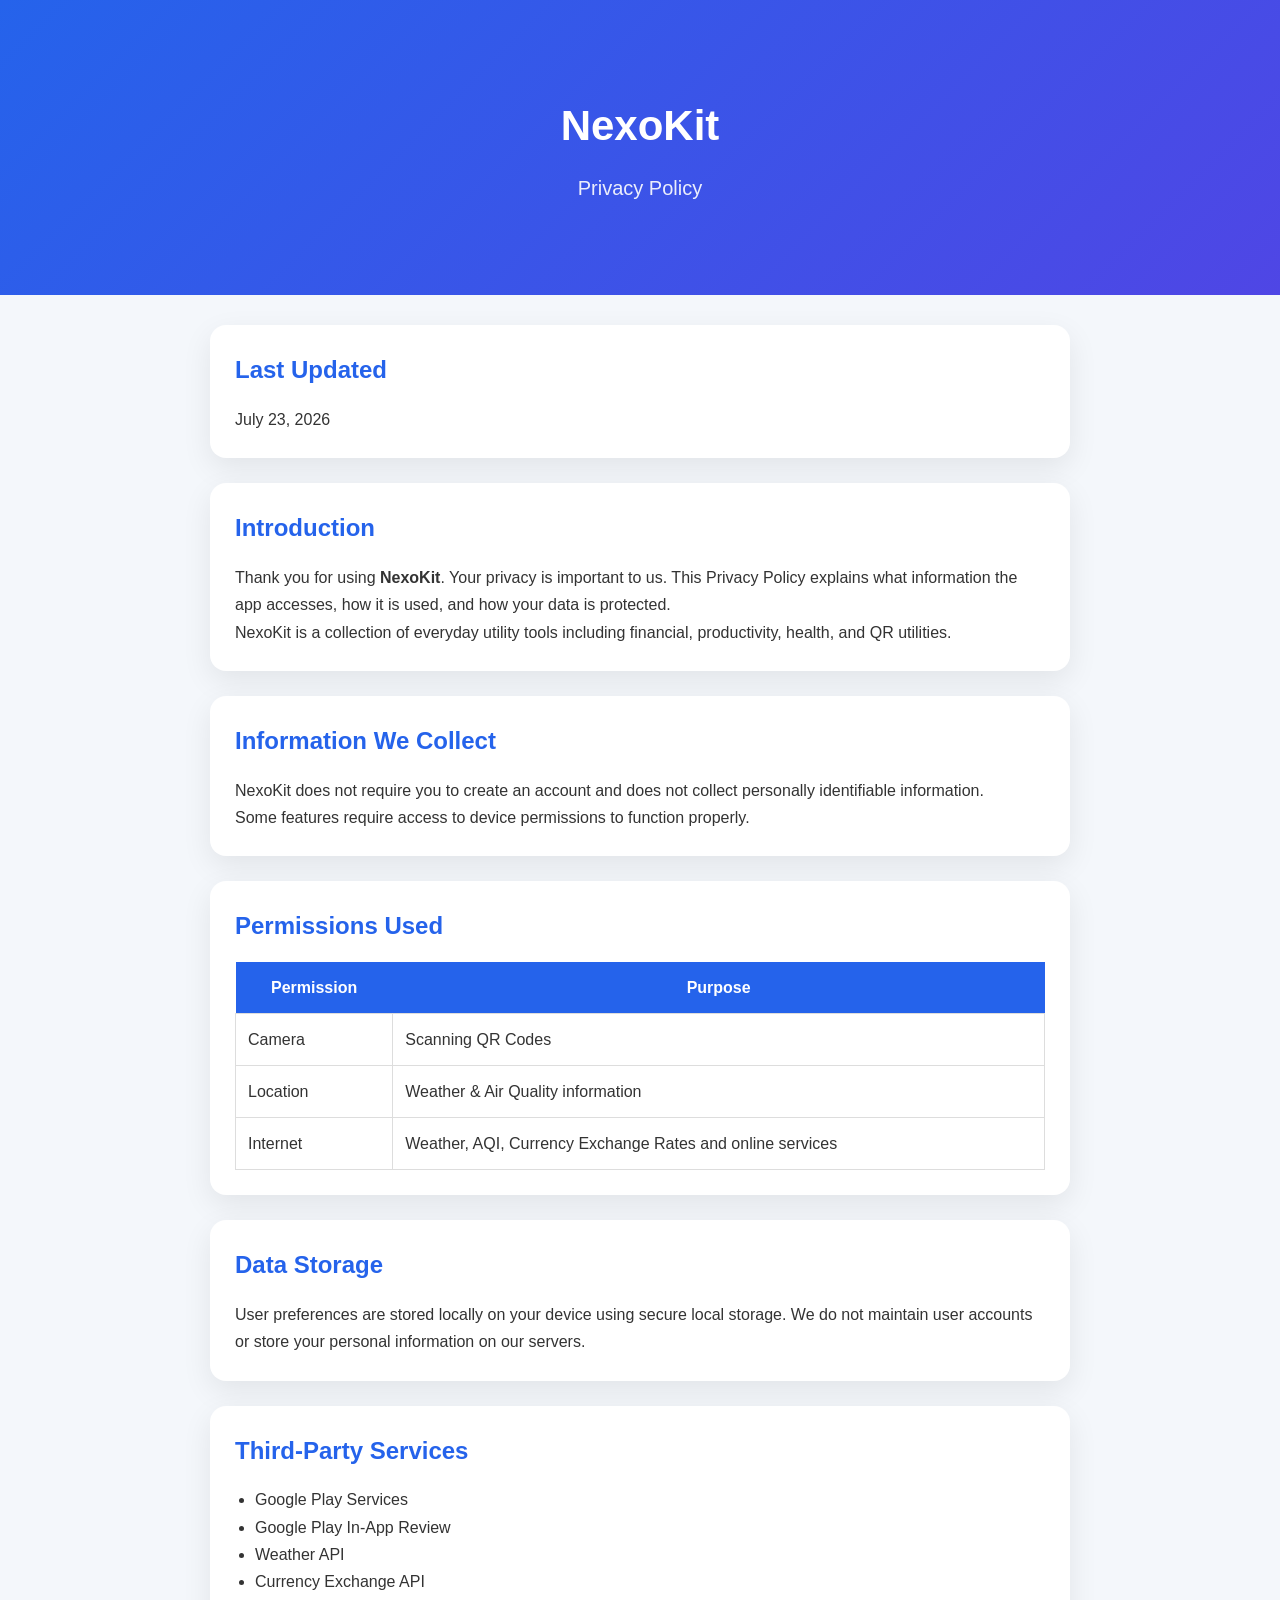
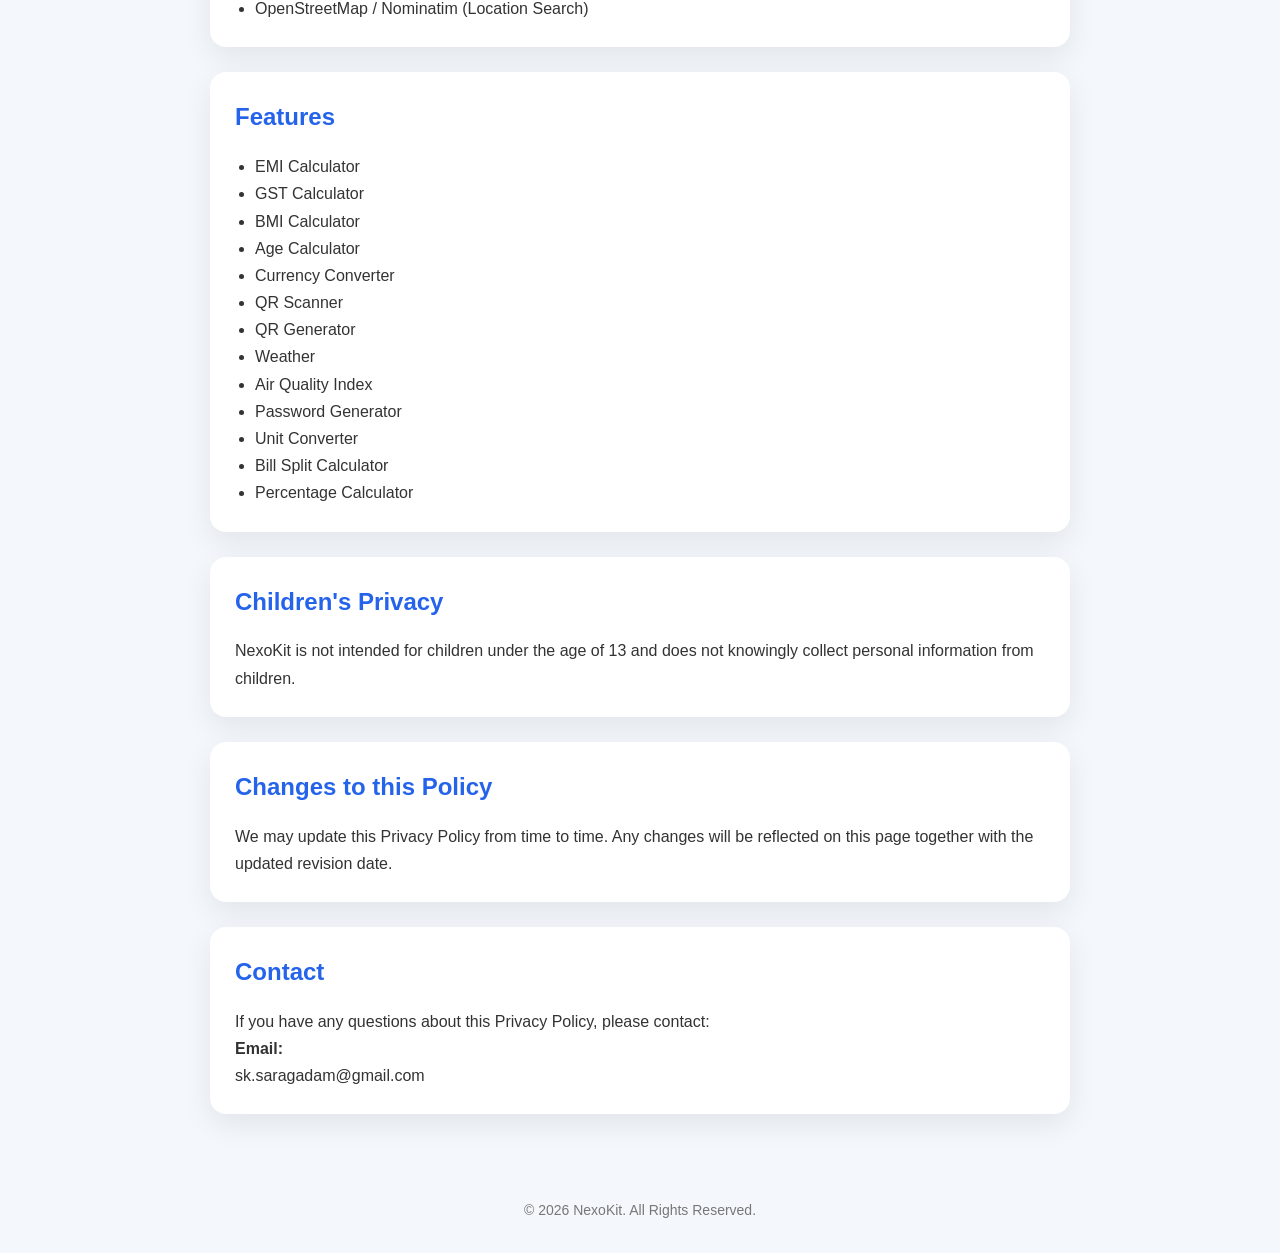
<file: apps/nexokit/index.html>
<!DOCTYPE html>
<html lang="en">
<head>
    <meta charset="UTF-8">
    <meta name="viewport" content="width=device-width, initial-scale=1.0">
    <title>NexoKit Privacy Policy</title>
    <link rel="stylesheet" href="styles.css">
</head>
<body>

<header>
    <div class="container">
        <h1>NexoKit</h1>
        <p>Privacy Policy</p>
    </div>
</header>

<main class="container">

<section class="card">
    <h2>Last Updated</h2>
    <p>July 23, 2026</p>
</section>

<section class="card">
    <h2>Introduction</h2>

    <p>
        Thank you for using <strong>NexoKit</strong>.
        Your privacy is important to us.
        This Privacy Policy explains what information the app accesses,
        how it is used, and how your data is protected.
    </p>

    <p>
        NexoKit is a collection of everyday utility tools including financial,
        productivity, health, and QR utilities.
    </p>
</section>

<section class="card">

<h2>Information We Collect</h2>

<p>
NexoKit does not require you to create an account and does not collect personally identifiable information.
</p>

<p>
Some features require access to device permissions to function properly.
</p>

</section>

<section class="card">

<h2>Permissions Used</h2>

<table>

<tr>
<th>Permission</th>
<th>Purpose</th>
</tr>

<tr>
<td>Camera</td>
<td>Scanning QR Codes</td>
</tr>

<tr>
<td>Location</td>
<td>Weather & Air Quality information</td>
</tr>

<tr>
<td>Internet</td>
<td>Weather, AQI, Currency Exchange Rates and online services</td>
</tr>

</table>

</section>

<section class="card">

<h2>Data Storage</h2>

<p>
User preferences are stored locally on your device using secure local storage.
We do not maintain user accounts or store your personal information on our servers.
</p>

</section>

<section class="card">

<h2>Third-Party Services</h2>

<ul>
<li>Google Play Services</li>
<li>Google Play In-App Review</li>
<li>Weather API</li>
<li>Currency Exchange API</li>
<li>OpenStreetMap / Nominatim (Location Search)</li>
</ul>

</section>

<section class="card">

<h2>Features</h2>

<ul>
<li>EMI Calculator</li>
<li>GST Calculator</li>
<li>BMI Calculator</li>
<li>Age Calculator</li>
<li>Currency Converter</li>
<li>QR Scanner</li>
<li>QR Generator</li>
<li>Weather</li>
<li>Air Quality Index</li>
<li>Password Generator</li>
<li>Unit Converter</li>
<li>Bill Split Calculator</li>
<li>Percentage Calculator</li>
</ul>

</section>

<section class="card">

<h2>Children's Privacy</h2>

<p>
NexoKit is not intended for children under the age of 13 and does not knowingly collect personal information from children.
</p>

</section>

<section class="card">

<h2>Changes to this Policy</h2>

<p>
We may update this Privacy Policy from time to time.
Any changes will be reflected on this page together with the updated revision date.
</p>

</section>

<section class="card">

<h2>Contact</h2>

<p>
If you have any questions about this Privacy Policy, please contact:
</p>

<p>

<strong>Email:</strong><br>
sk.saragadam@gmail.com

</p>

</section>

</main>

<footer>

© 2026 NexoKit. All Rights Reserved.

</footer>

</body>
</html>
</file>
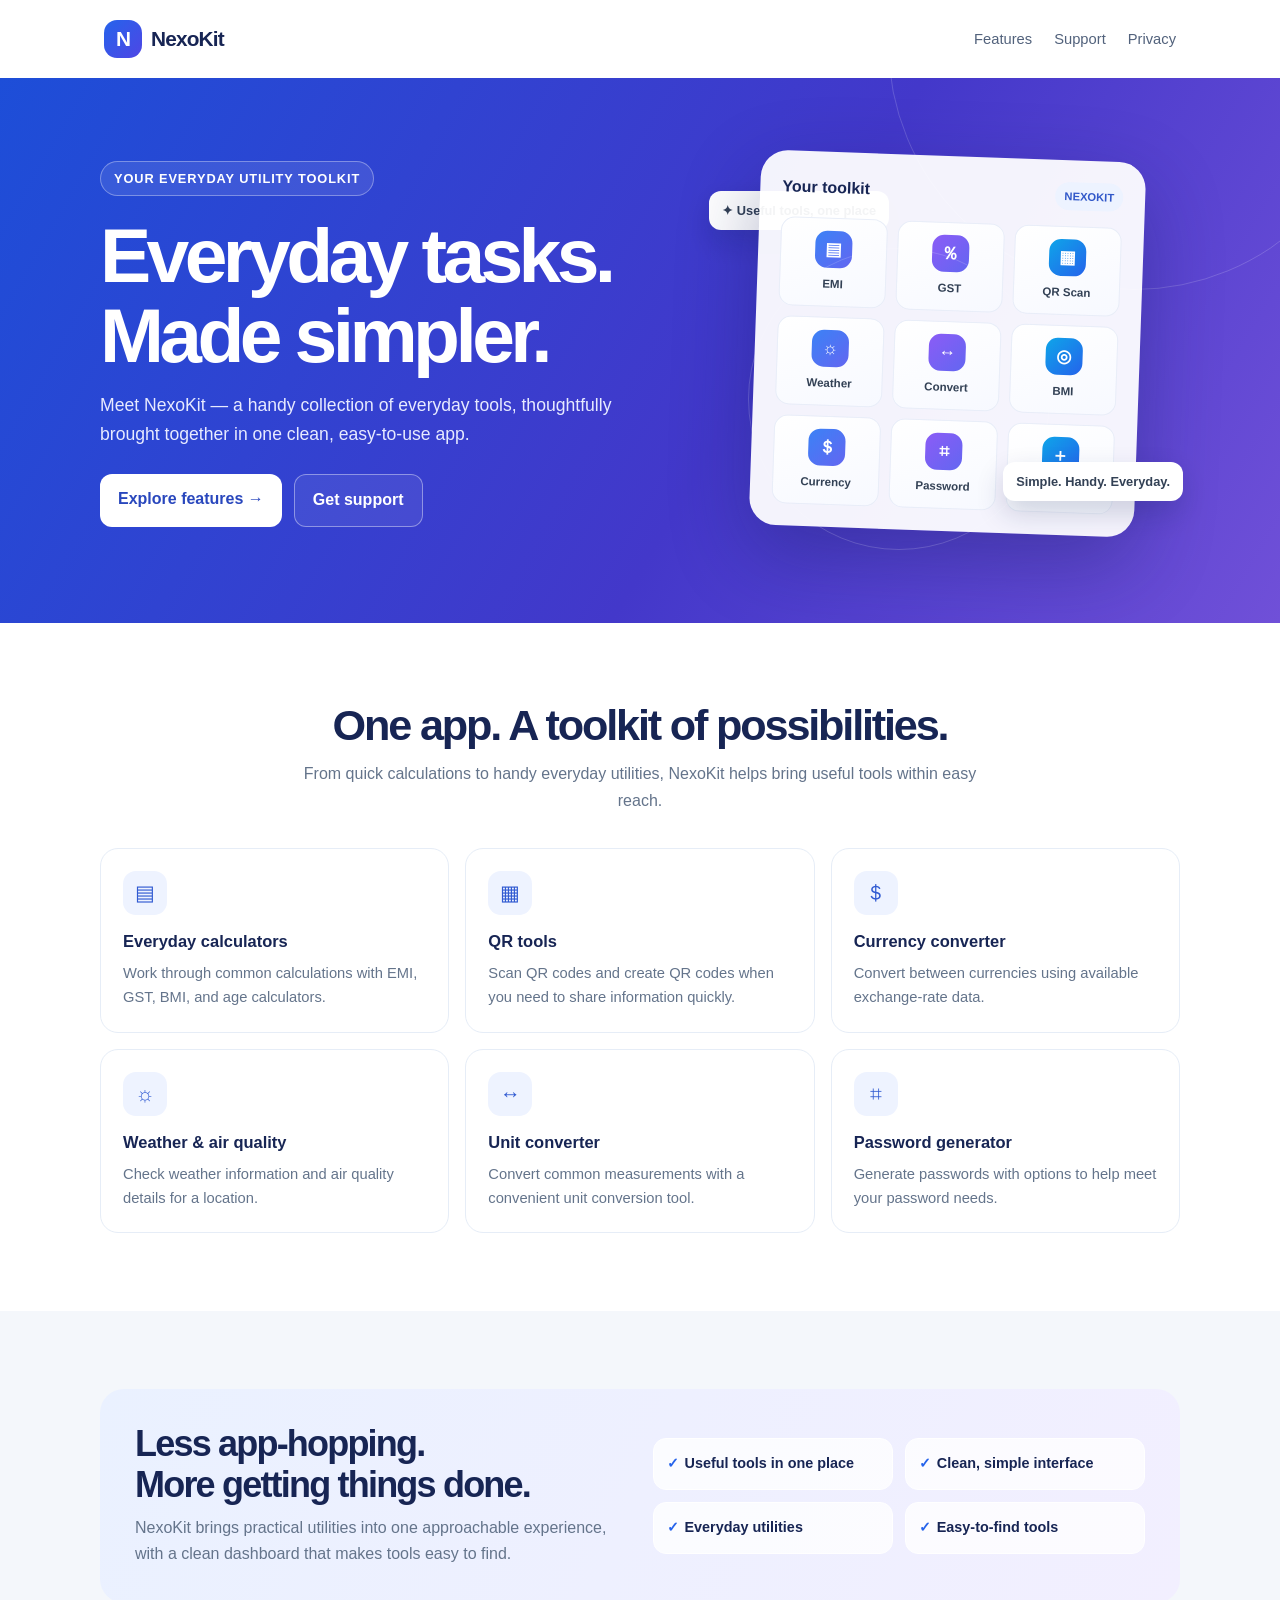
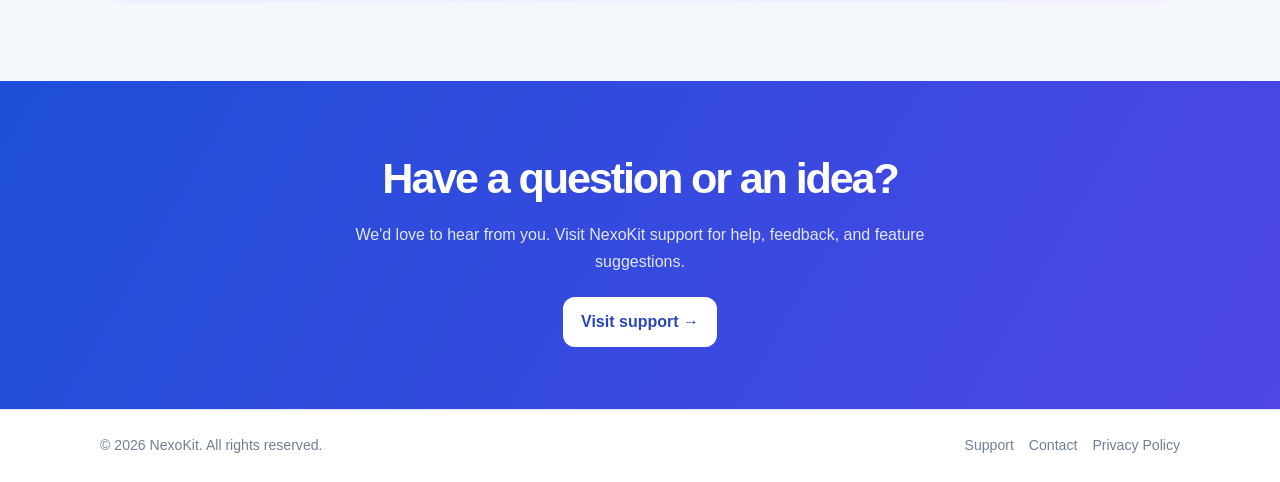
<file: apps/nexokit/marketing.html>
<!doctype html>
<html lang="en"><head><meta charset="utf-8"><meta name="viewport" content="width=device-width,initial-scale=1"><meta name="theme-color" content="#2563eb"><meta name="description" content="NexoKit is an everyday utility toolkit with calculators, QR tools, weather, air quality, currency conversion and more."><title>NexoKit — Everyday Tools, All in One Place</title>
<style>
:root{--blue:#2563eb;--indigo:#4f46e5;--ink:#172554;--muted:#64748b;--bg:#f4f7fb}*{box-sizing:border-box}body{margin:0;font-family:Inter,-apple-system,BlinkMacSystemFont,"Segoe UI",Arial,sans-serif;color:var(--ink);line-height:1.65}a{color:inherit}.nav{max-width:1120px;margin:auto;padding:20px 24px;display:flex;justify-content:space-between;align-items:center}.brand{font-size:1.3rem;font-weight:850;text-decoration:none;letter-spacing:-.04em}.mark{display:inline-grid;place-items:center;width:38px;height:38px;margin-right:9px;border-radius:13px;color:white;background:linear-gradient(135deg,var(--blue),var(--indigo))}.links{display:flex;gap:22px}.links a{text-decoration:none;color:#52627c;font-size:.92rem}.hero{color:white;background:linear-gradient(120deg,#1d4ed8,#4338ca 58%,#7050d8);padding:78px 24px 92px;overflow:hidden;position:relative}.hero:before,.hero:after{content:"";position:absolute;border:1px solid #ffffff2b;border-radius:50%;width:490px;height:490px;right:-100px;top:-280px;animation:float 13s ease-in-out infinite}.hero:after{width:300px;height:300px;right:18%;top:170px}.inner{position:relative;max-width:1080px;margin:auto;display:grid;grid-template-columns:1.1fr .9fr;align-items:center;gap:45px}.copy{animation:rise .8s ease both}.tag{display:inline-block;padding:6px 13px;border:1px solid #ffffff55;border-radius:99px;background:#ffffff18;font-size:.8rem;letter-spacing:.07em;font-weight:700}h1{font-size:clamp(2.8rem,6vw,5rem);line-height:1.04;letter-spacing:-.06em;margin:20px 0 16px}.copy p{font-size:1.1rem;color:#e7eaff;max-width:560px;margin:0 0 25px}.actions{display:flex;gap:12px;flex-wrap:wrap}.btn{display:inline-block;padding:12px 18px;border-radius:12px;text-decoration:none;font-weight:750;transition:transform .2s}.btn:hover{transform:translateY(-2px)}.primary{background:white;color:#2947bd}.secondary{border:1px solid #ffffff66;color:white;background:#ffffff12}.visual{position:relative;min-height:350px;display:grid;place-items:center;animation:rise .9s .12s both}.board{width:min(100%,385px);padding:22px;border-radius:27px;background:#fffffff0;color:var(--ink);box-shadow:0 28px 80px #111b5b55;transform:rotate(2deg)}.boardhead{display:flex;justify-content:space-between;align-items:center;margin-bottom:16px;font-weight:850}.pill{font-size:.7rem;color:#3158c9;background:#edf3ff;border-radius:99px;padding:5px 9px}.grid{display:grid;grid-template-columns:repeat(3,1fr);gap:10px}.tool{border:1px solid #e9eef8;border-radius:14px;padding:12px 5px;text-align:center;background:linear-gradient(160deg,#fff,#f7f9ff);font-size:.72rem;font-weight:750;color:#334155}.ico{width:37px;height:37px;border-radius:12px;margin:0 auto 7px;display:grid;place-items:center;color:white;font-size:1.1rem;background:linear-gradient(135deg,#3b82f6,#6366f1)}.tool:nth-child(3n+2) .ico{background:linear-gradient(135deg,#8b5cf6,#6366f1)}.tool:nth-child(3n) .ico{background:linear-gradient(135deg,#0ea5e9,#2563eb)}.bubble{position:absolute;background:#fff;color:#334155;border-radius:12px;padding:9px 13px;box-shadow:0 12px 28px #17255430;font-size:.8rem;font-weight:750}.b1{left:-5px;top:35px;animation:bob 4s infinite}.b2{right:-3px;bottom:30px;animation:bob 4.5s infinite reverse}
section.content{padding:78px 24px}.alt{background:var(--bg)}.container{max-width:1080px;margin:auto}.heading{text-align:center;max-width:680px;margin:0 auto 34px}.heading h2{font-size:clamp(1.9rem,4vw,2.7rem);line-height:1.15;letter-spacing:-.05em;margin:0 0 10px}.heading p{color:var(--muted);margin:0}.features{display:grid;grid-template-columns:repeat(3,1fr);gap:16px}.feature{border:1px solid #e6edf7;border-radius:18px;padding:22px;background:white;transition:transform .22s,box-shadow .22s}.feature:hover{transform:translateY(-5px);box-shadow:0 15px 32px #1e3a8a12}.ficon{width:44px;height:44px;border-radius:13px;background:#eef3ff;color:#315bd2;display:grid;place-items:center;font-size:1.3rem;margin-bottom:13px}.feature h3{margin:0 0 6px;font-size:1.03rem}.feature p{margin:0;color:var(--muted);font-size:.92rem}.band{background:linear-gradient(115deg,#eaf1ff,#f2efff);border-radius:24px;padding:35px;display:grid;grid-template-columns:1fr 1fr;gap:25px;align-items:center}.band h2{font-size:2.25rem;line-height:1.12;letter-spacing:-.05em;margin:0 0 10px}.band p{margin:0;color:var(--muted)}.points{display:grid;grid-template-columns:1fr 1fr;gap:12px}.point{padding:13px;border:1px solid white;border-radius:13px;background:#ffffffc9;font-size:.9rem;font-weight:700}.point b{color:var(--blue);margin-right:6px}.cta{text-align:center;color:white;background:linear-gradient(120deg,#1d4ed8,#4f46e5);padding:62px 22px}.cta h2{font-size:clamp(2rem,4vw,2.7rem);letter-spacing:-.05em;margin:0 0 8px}.cta p{max-width:620px;color:#e1e7ff;margin:0 auto 22px}footer{border-top:1px solid #e2e8f0;padding:24px;color:#718096;font-size:.88rem}.foot{max-width:1080px;margin:auto;display:flex;justify-content:space-between;gap:15px;flex-wrap:wrap}.foot a{margin-left:15px;text-decoration:none}@keyframes rise{from{opacity:0;transform:translateY(20px)}to{opacity:1;transform:translateY(0)}}@keyframes float{50%{transform:translate(-23px,20px) rotate(8deg)}}@keyframes bob{50%{transform:translateY(-8px)}}@media(max-width:800px){.inner{grid-template-columns:1fr;text-align:center}.copy p{margin-left:auto;margin-right:auto}.actions{justify-content:center}.visual{min-height:320px}.features{grid-template-columns:1fr 1fr}.band{grid-template-columns:1fr}}@media(max-width:560px){.links{gap:12px}.hero{padding:60px 17px 75px}.visual{min-height:300px}.board{max-width:330px}.bubble{font-size:.7rem}.features,.points{grid-template-columns:1fr}.content{padding:58px 17px!important}.band{padding:24px}.band h2{font-size:1.9rem}}@media(prefers-reduced-motion:reduce){*{animation:none!important;scroll-behavior:auto!important;transition:none!important}}
</style></head><body>
<header class="nav"><a class="brand" href="marketing.html"><span class="mark">N</span>NexoKit</a><nav class="links"><a href="#features">Features</a><a href="support.html">Support</a><a href="index.html">Privacy</a></nav></header>
<main><section class="hero"><div class="inner"><div class="copy"><span class="tag">YOUR EVERYDAY UTILITY TOOLKIT</span><h1>Everyday tasks.<br>Made simpler.</h1><p>Meet NexoKit — a handy collection of everyday tools, thoughtfully brought together in one clean, easy-to-use app.</p><div class="actions"><a class="btn primary" href="#features">Explore features →</a><a class="btn secondary" href="support.html">Get support</a></div></div>
<div class="visual" aria-label="Illustration of utility tools"><div class="bubble b1">✦ Useful tools, one place</div><div class="board"><div class="boardhead"><span>Your toolkit</span><span class="pill">NEXOKIT</span></div><div class="grid"><div class="tool"><div class="ico">▤</div>EMI</div><div class="tool"><div class="ico">％</div>GST</div><div class="tool"><div class="ico">▦</div>QR Scan</div><div class="tool"><div class="ico">☼</div>Weather</div><div class="tool"><div class="ico">↔</div>Convert</div><div class="tool"><div class="ico">◎</div>BMI</div><div class="tool"><div class="ico">＄</div>Currency</div><div class="tool"><div class="ico">⌗</div>Password</div><div class="tool"><div class="ico">＋</div>More</div></div></div><div class="bubble b2">Simple. Handy. Everyday.</div></div></div></section>
<section class="content" id="features"><div class="container"><div class="heading"><h2>One app. A toolkit of possibilities.</h2><p>From quick calculations to handy everyday utilities, NexoKit helps bring useful tools within easy reach.</p></div><div class="features">
<article class="feature"><div class="ficon">▤</div><h3>Everyday calculators</h3><p>Work through common calculations with EMI, GST, BMI, and age calculators.</p></article>
<article class="feature"><div class="ficon">▦</div><h3>QR tools</h3><p>Scan QR codes and create QR codes when you need to share information quickly.</p></article>
<article class="feature"><div class="ficon">＄</div><h3>Currency converter</h3><p>Convert between currencies using available exchange-rate data.</p></article>
<article class="feature"><div class="ficon">☼</div><h3>Weather & air quality</h3><p>Check weather information and air quality details for a location.</p></article>
<article class="feature"><div class="ficon">↔</div><h3>Unit converter</h3><p>Convert common measurements with a convenient unit conversion tool.</p></article>
<article class="feature"><div class="ficon">⌗</div><h3>Password generator</h3><p>Generate passwords with options to help meet your password needs.</p></article>
</div></div></section>
<section class="content alt"><div class="container"><div class="band"><div><h2>Less app-hopping.<br>More getting things done.</h2><p>NexoKit brings practical utilities into one approachable experience, with a clean dashboard that makes tools easy to find.</p></div><div class="points"><div class="point"><b>✓</b>Useful tools in one place</div><div class="point"><b>✓</b>Clean, simple interface</div><div class="point"><b>✓</b>Everyday utilities</div><div class="point"><b>✓</b>Easy-to-find tools</div></div></div></div></section>
<section class="cta"><h2>Have a question or an idea?</h2><p>We'd love to hear from you. Visit NexoKit support for help, feedback, and feature suggestions.</p><a class="btn primary" href="support.html">Visit support →</a></section></main>
<footer><div class="foot"><span>© <span id="year"></span> NexoKit. All rights reserved.</span><span><a href="support.html">Support</a><a href="mailto:sk.saragadam@gmail.com?subject=NexoKit%20Enquiry">Contact</a><a href="index.html">Privacy Policy</a></span></div></footer><script>document.getElementById('year').textContent=new Date().getFullYear()</script></body></html>
</file>
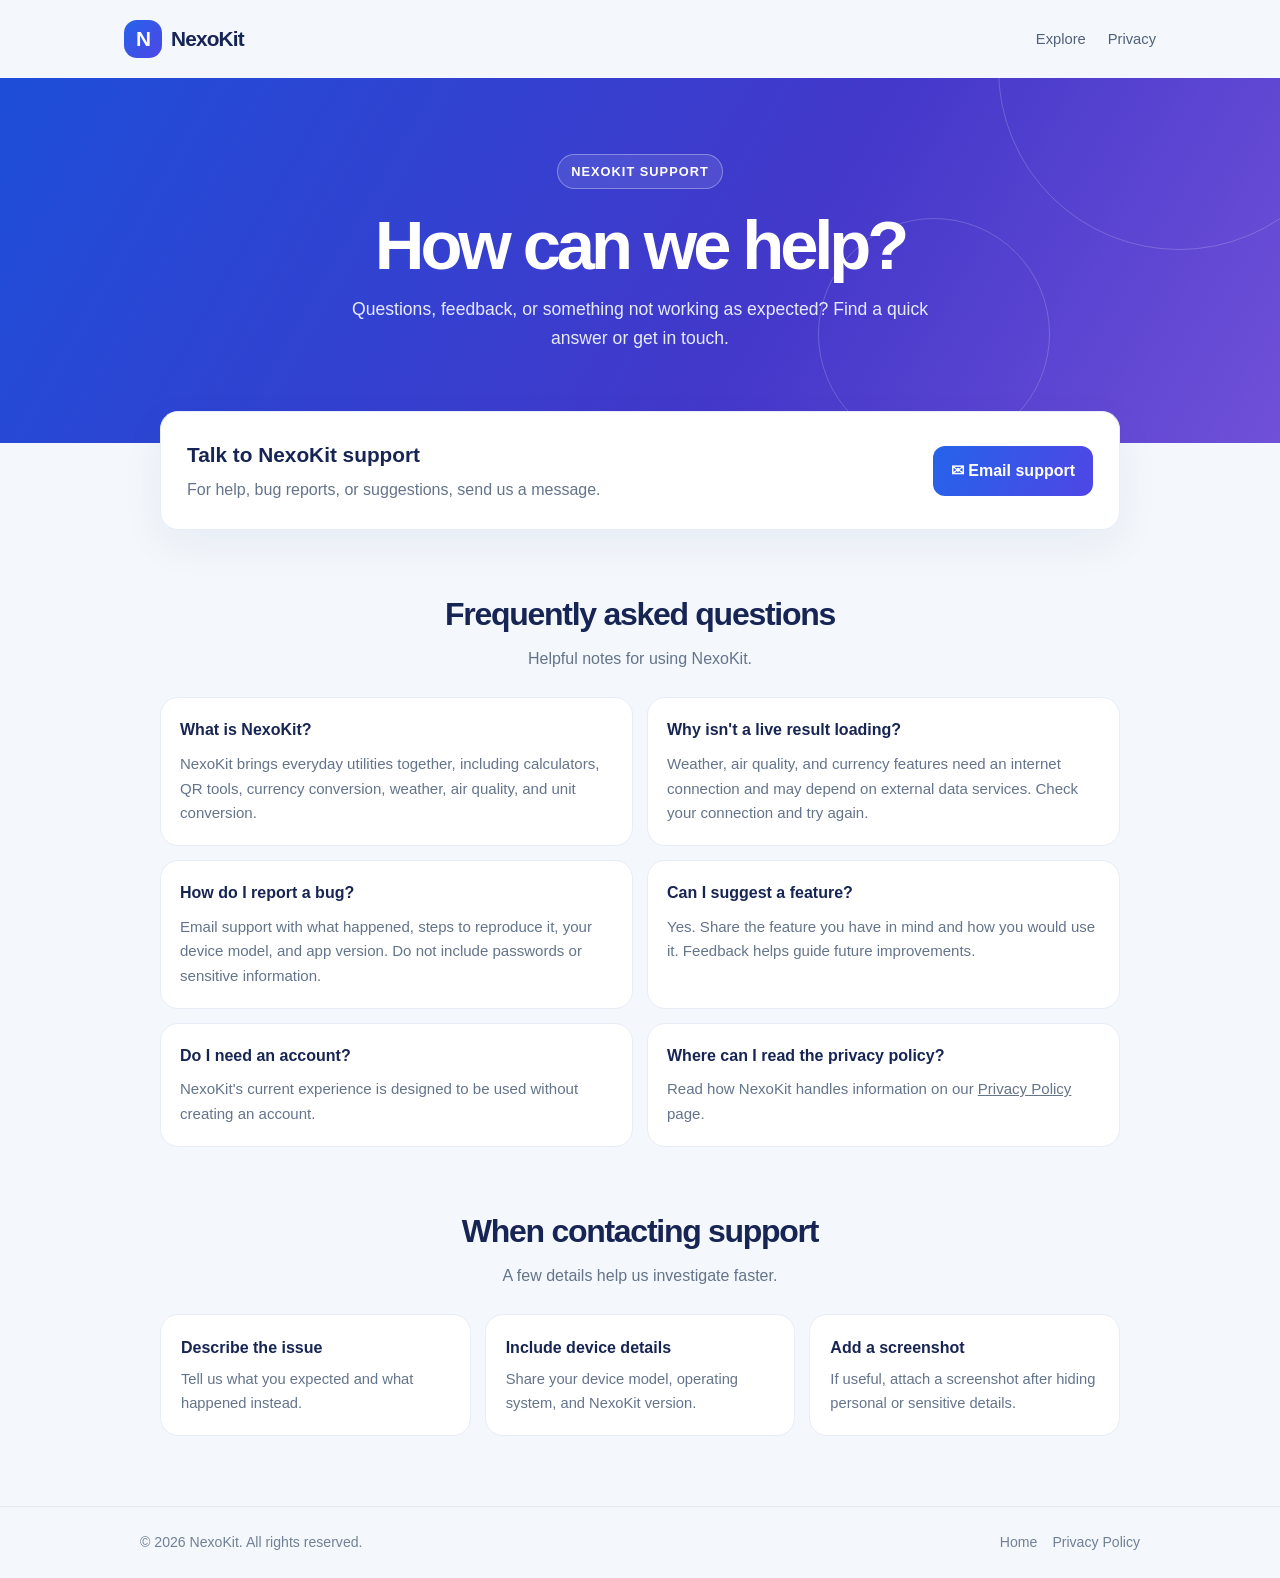
<file: apps/nexokit/support.html>
<!doctype html>
<html lang="en"><head><meta charset="utf-8"><meta name="viewport" content="width=device-width,initial-scale=1"><meta name="theme-color" content="#2563eb"><meta name="description" content="NexoKit support, help and frequently asked questions."><title>NexoKit Support</title>
<style>
:root{--blue:#2563eb;--indigo:#4f46e5;--ink:#172554;--muted:#64748b;--bg:#f4f7fb}*{box-sizing:border-box}body{margin:0;font-family:Inter,-apple-system,BlinkMacSystemFont,"Segoe UI",Arial,sans-serif;color:var(--ink);background:var(--bg);line-height:1.65}a{color:inherit}.nav{max-width:1080px;margin:auto;padding:20px 24px;display:flex;justify-content:space-between;align-items:center}.brand{font-size:1.3rem;font-weight:850;text-decoration:none;letter-spacing:-.04em}.mark{display:inline-grid;place-items:center;width:38px;height:38px;margin-right:9px;border-radius:13px;color:white;background:linear-gradient(135deg,var(--blue),var(--indigo))}.links{display:flex;gap:22px}.links a{text-decoration:none;color:#52627c;font-size:.92rem}.hero{padding:76px 22px 90px;text-align:center;color:white;background:linear-gradient(120deg,#1d4ed8,#4338ca 60%,#7050d8);position:relative;overflow:hidden}.hero:before,.hero:after{content:"";position:absolute;border:1px solid #ffffff30;border-radius:50%;width:360px;height:360px;right:-80px;top:-190px;animation:float 12s ease-in-out infinite}.hero:after{width:230px;height:230px;right:18%;top:140px}.hero>*{position:relative}.tag{display:inline-block;padding:6px 13px;border:1px solid #ffffff55;border-radius:99px;background:#ffffff18;font-size:.8rem;letter-spacing:.08em;font-weight:700}h1{font-size:clamp(2.5rem,6vw,4.3rem);line-height:1.08;letter-spacing:-.06em;margin:20px 0 12px}.hero p{max-width:620px;margin:auto;color:#e7eaff;font-size:1.1rem}.wrap{max-width:1000px;margin:-32px auto 70px;padding:0 20px;position:relative}.contact,.faq article,.tile{background:white;border:1px solid #e6edf7;border-radius:18px;box-shadow:0 14px 42px #1e3a8a10}.contact{padding:26px;display:flex;align-items:center;justify-content:space-between;gap:20px}.contact h2{margin:0 0 4px;font-size:1.3rem}.contact p{margin:0;color:var(--muted)}.btn{display:inline-block;padding:12px 18px;border-radius:12px;background:linear-gradient(110deg,var(--blue),var(--indigo));color:white;text-decoration:none;font-weight:750;white-space:nowrap}.section{padding-top:58px}.heading{text-align:center;margin-bottom:25px}.heading h2{font-size:2rem;letter-spacing:-.04em;margin:0 0 5px}.heading p{color:var(--muted);margin:0}.faq{display:grid;grid-template-columns:1fr 1fr;gap:14px}.faq article{padding:19px;box-shadow:none}.faq h3{font-size:1rem;margin:0 0 8px}.faq p{color:var(--muted);font-size:.94rem;margin:0}.tiles{display:grid;grid-template-columns:repeat(3,1fr);gap:14px}.tile{padding:20px;box-shadow:none}.tile b{display:block;margin-bottom:5px}.tile p{margin:0;color:var(--muted);font-size:.92rem}footer{border-top:1px solid #e2e8f0;padding:24px;color:#718096;font-size:.88rem}.foot{max-width:1000px;margin:auto;display:flex;justify-content:space-between;gap:15px;flex-wrap:wrap}.foot a{margin-left:15px;text-decoration:none}@keyframes float{50%{transform:translate(-20px,18px) rotate(8deg)}}@media(max-width:650px){.links{gap:12px;font-size:.82rem}.contact{align-items:flex-start;flex-direction:column}.faq,.tiles{grid-template-columns:1fr}.hero{padding:60px 18px 76px}}@media(prefers-reduced-motion:reduce){*{animation:none!important;scroll-behavior:auto!important}}
</style></head><body>
<header class="nav"><a class="brand" href="marketing.html"><span class="mark">N</span>NexoKit</a><nav class="links"><a href="marketing.html">Explore</a><a href="index.html">Privacy</a></nav></header>
<main><section class="hero"><span class="tag">NEXOKIT SUPPORT</span><h1>How can we help?</h1><p>Questions, feedback, or something not working as expected? Find a quick answer or get in touch.</p></section>
<div class="wrap"><section class="contact"><div><h2>Talk to NexoKit support</h2><p>For help, bug reports, or suggestions, send us a message.</p></div>
<!-- IMPORTANT: Replace the email placeholder with an address you actively monitor before publishing. -->
<a class="btn" href="mailto:sk.saragadam@gmail.com?subject=NexoKit%20Support">✉ Email support</a></section>
<section class="section"><div class="heading"><h2>Frequently asked questions</h2><p>Helpful notes for using NexoKit.</p></div><div class="faq">
<article><h3>What is NexoKit?</h3><p>NexoKit brings everyday utilities together, including calculators, QR tools, currency conversion, weather, air quality, and unit conversion.</p></article>
<article><h3>Why isn't a live result loading?</h3><p>Weather, air quality, and currency features need an internet connection and may depend on external data services. Check your connection and try again.</p></article>
<article><h3>How do I report a bug?</h3><p>Email support with what happened, steps to reproduce it, your device model, and app version. Do not include passwords or sensitive information.</p></article>
<article><h3>Can I suggest a feature?</h3><p>Yes. Share the feature you have in mind and how you would use it. Feedback helps guide future improvements.</p></article>
<article><h3>Do I need an account?</h3><p>NexoKit's current experience is designed to be used without creating an account.</p></article>
<article><h3>Where can I read the privacy policy?</h3><p>Read how NexoKit handles information on our <a href="index.html">Privacy Policy</a> page.</p></article>
</div></section>
<section class="section"><div class="heading"><h2>When contacting support</h2><p>A few details help us investigate faster.</p></div><div class="tiles"><div class="tile"><b>Describe the issue</b><p>Tell us what you expected and what happened instead.</p></div><div class="tile"><b>Include device details</b><p>Share your device model, operating system, and NexoKit version.</p></div><div class="tile"><b>Add a screenshot</b><p>If useful, attach a screenshot after hiding personal or sensitive details.</p></div></div></section></div></main>
<footer><div class="foot"><span>© <span id="year"></span> NexoKit. All rights reserved.</span><span><a href="marketing.html">Home</a><a href="index.html">Privacy Policy</a></span></div></footer><script>document.getElementById('year').textContent=new Date().getFullYear()</script></body></html>
</file>
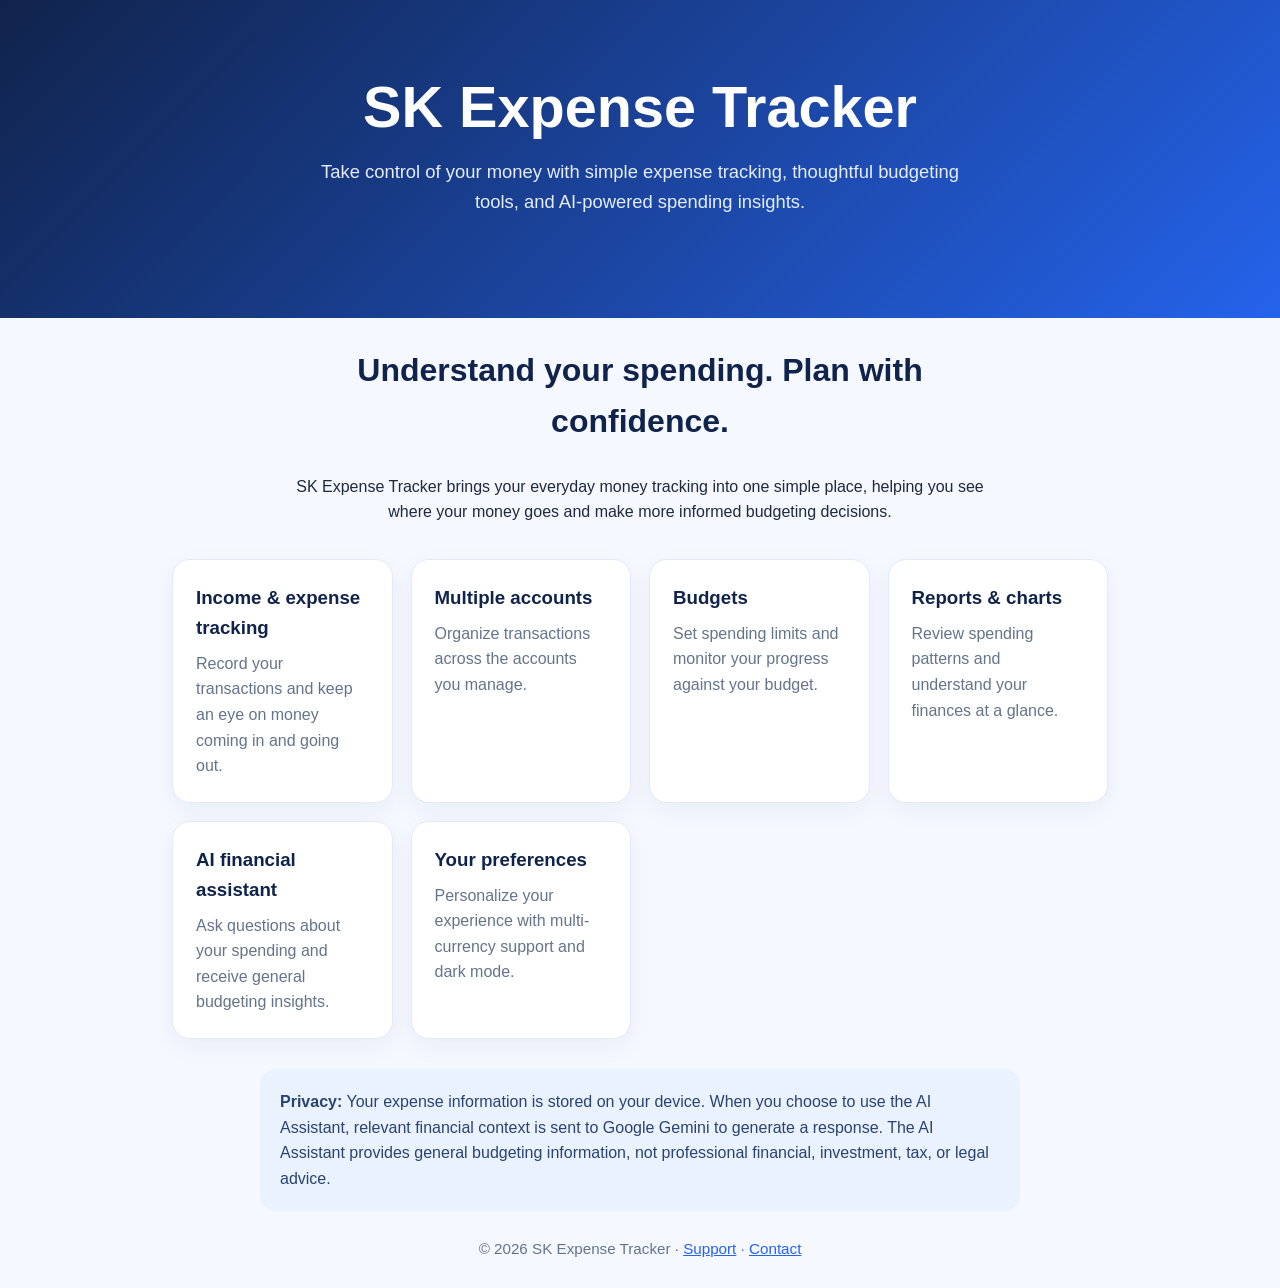
<file: apps/sk-expense-tracker/marketing.html>
<!doctype html>
<html lang="en">
<head>
<meta charset="utf-8">
<meta name="viewport" content="width=device-width, initial-scale=1">
<meta name="description" content="SK Expense Tracker helps you track income and expenses, manage budgets, and understand your spending with AI-powered insights.">
<title>SK Expense Tracker</title>
<style>
:root{--blue:#2563eb;--navy:#10234b;--ink:#1e293b;--muted:#64748b;--bg:#f5f8ff}
*{box-sizing:border-box}body{margin:0;font-family:-apple-system,BlinkMacSystemFont,"Segoe UI",sans-serif;color:var(--ink);background:var(--bg);line-height:1.6}
header{background:linear-gradient(135deg,#10234b,#2563eb);color:#fff;padding:76px 22px;text-align:center}
.wrap{max-width:980px;margin:auto;padding:0 22px}h1{font-size:clamp(2.2rem,6vw,3.6rem);line-height:1.1;margin:0 0 18px}header p{max-width:680px;margin:0 auto 26px;font-size:1.15rem;color:#e5edff}
main{padding:54px 0}.intro{text-align:center;max-width:720px;margin:0 auto 34px}.intro h2{color:var(--navy);font-size:2rem}
.grid{display:grid;grid-template-columns:repeat(auto-fit,minmax(220px,1fr));gap:18px}.item{background:#fff;border:1px solid #e3eaf7;border-radius:18px;padding:23px;box-shadow:0 8px 24px rgba(16,35,75,.05)}.item h3{margin:0 0 8px;color:var(--navy)}.item p{margin:0;color:var(--muted)}
.note{margin:30px auto 0;max-width:760px;background:#eaf1ff;border-radius:16px;padding:20px;color:#29436f}
footer{text-align:center;padding:26px;color:var(--muted);font-size:.95rem}a{color:var(--blue)}
</style>
</head>
<body>
<header><div class="wrap">
<h1>SK Expense Tracker</h1>
<p>Take control of your money with simple expense tracking, thoughtful budgeting tools, and AI-powered spending insights.</p>
</div></header>
<main class="wrap">
<section class="intro">
<h2>Understand your spending. Plan with confidence.</h2>
<p>SK Expense Tracker brings your everyday money tracking into one simple place, helping you see where your money goes and make more informed budgeting decisions.</p>
</section>
<section class="grid">
<div class="item"><h3>Income &amp; expense tracking</h3><p>Record your transactions and keep an eye on money coming in and going out.</p></div>
<div class="item"><h3>Multiple accounts</h3><p>Organize transactions across the accounts you manage.</p></div>
<div class="item"><h3>Budgets</h3><p>Set spending limits and monitor your progress against your budget.</p></div>
<div class="item"><h3>Reports &amp; charts</h3><p>Review spending patterns and understand your finances at a glance.</p></div>
<div class="item"><h3>AI financial assistant</h3><p>Ask questions about your spending and receive general budgeting insights.</p></div>
<div class="item"><h3>Your preferences</h3><p>Personalize your experience with multi-currency support and dark mode.</p></div>
</section>
<p class="note"><strong>Privacy:</strong> Your expense information is stored on your device. When you choose to use the AI Assistant, relevant financial context is sent to Google Gemini to generate a response. The AI Assistant provides general budgeting information, not professional financial, investment, tax, or legal advice.</p>
</main>
<footer>© 2026 SK Expense Tracker · <a href="support.html">Support</a> · <a href="mailto:sk.saragadam@gmail.com">Contact</a></footer>
</body>
</html>
</file>
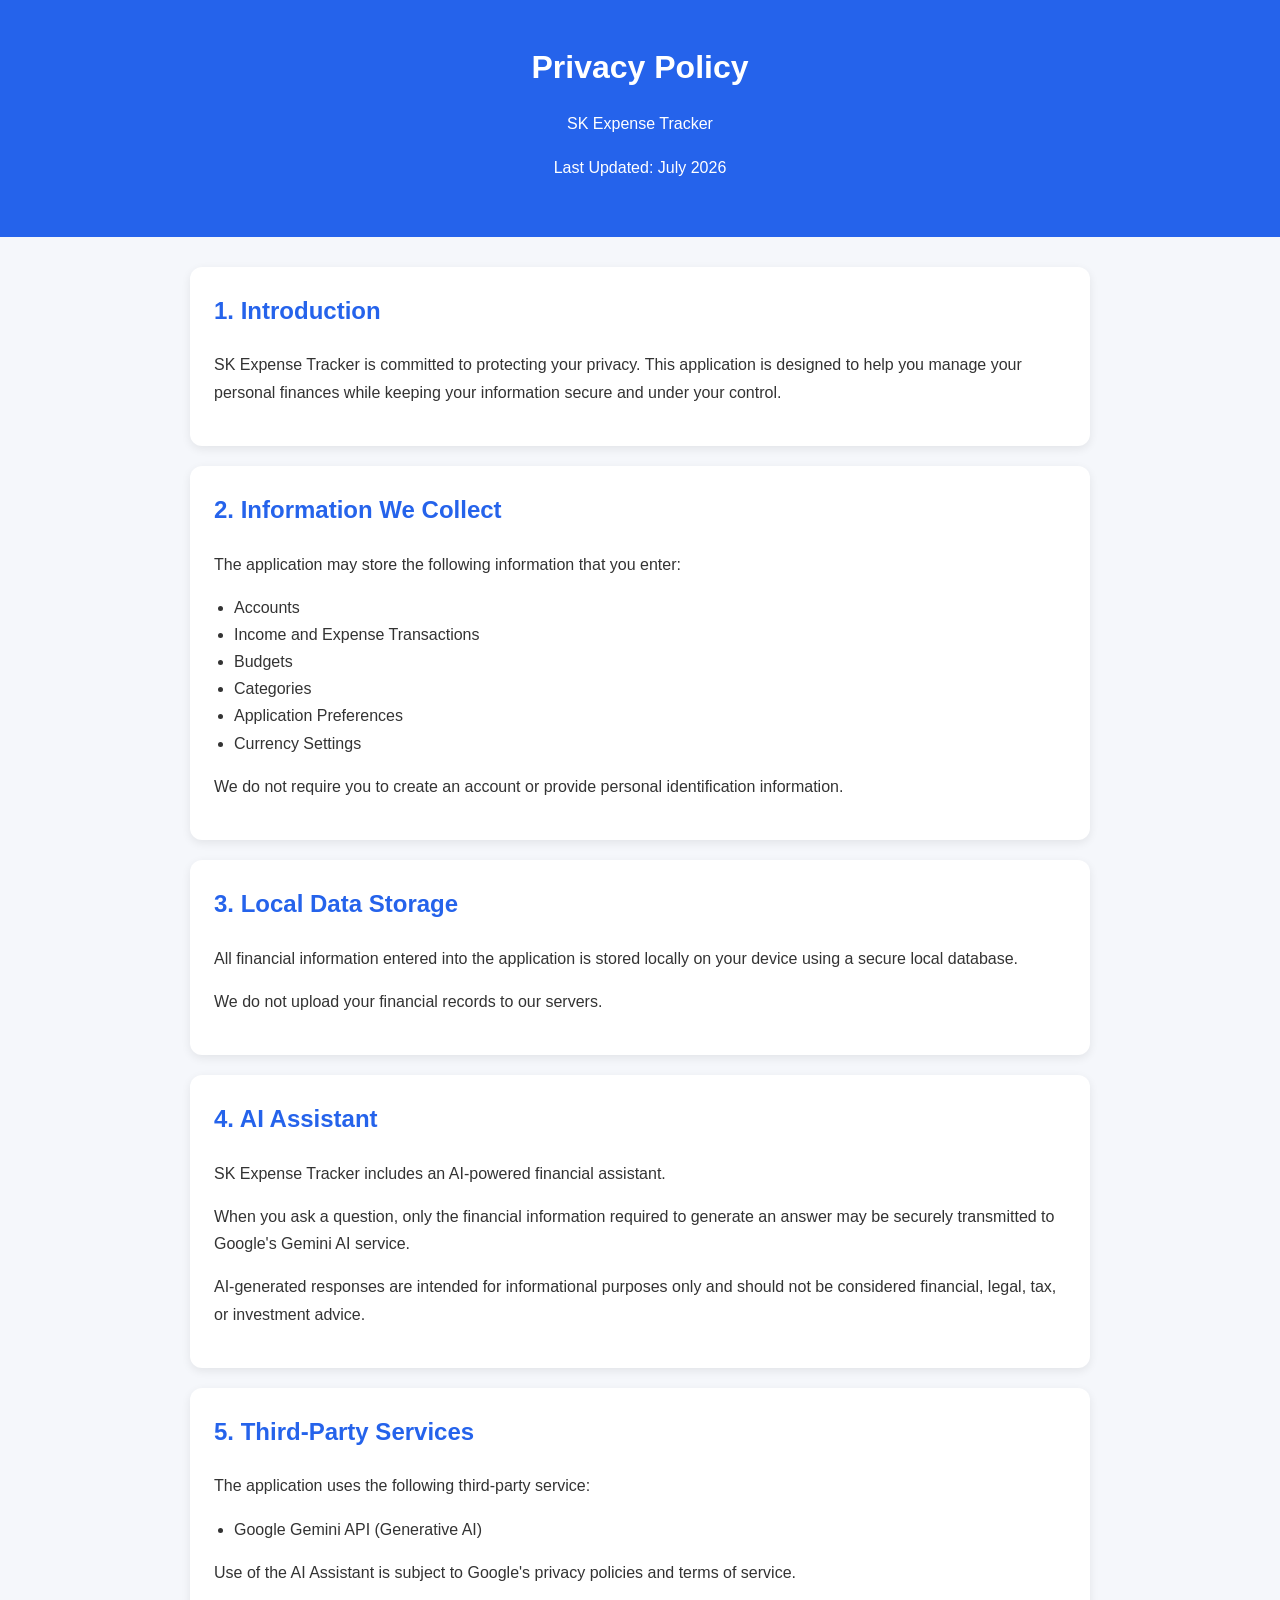
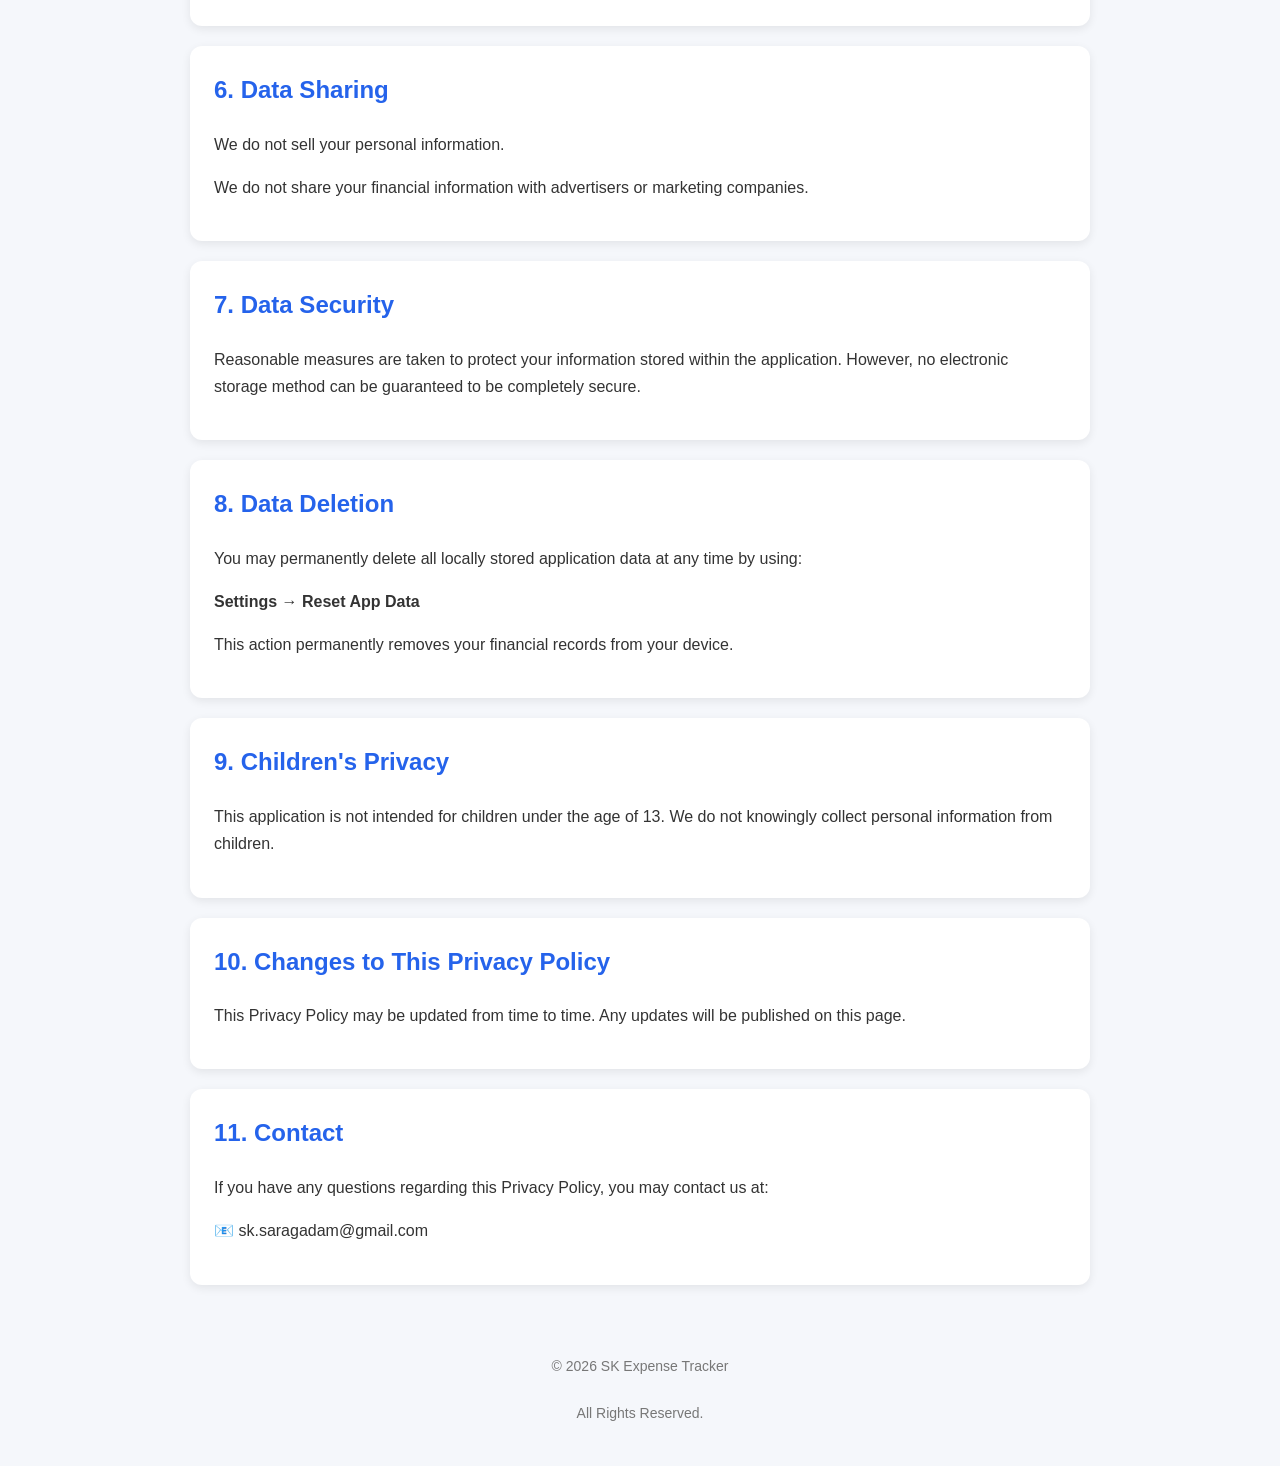
<file: apps/sk-expense-tracker/privacy.html>
<!DOCTYPE html>
<html lang="en">

<head>
    <meta charset="UTF-8">
    <meta name="viewport" content="width=device-width, initial-scale=1.0">
    <title>Privacy Policy - SK Expense Tracker</title>

    <style>
        body {
            margin: 0;
            font-family: Arial, Helvetica, sans-serif;
            background: #f5f7fb;
            color: #333;
            line-height: 1.7;
        }

        header {
            background: #2563eb;
            color: white;
            padding: 40px 20px;
            text-align: center;
        }

        h1 {
            margin: 0;
        }

        .container {
            max-width: 900px;
            margin: 30px auto;
            padding: 0 20px;
        }

        .card {
            background: white;
            border-radius: 12px;
            padding: 24px;
            margin-bottom: 20px;
            box-shadow: 0 3px 10px rgba(0,0,0,.08);
        }

        h2 {
            color: #2563eb;
            margin-top: 0;
        }

        footer {
            text-align: center;
            padding: 40px;
            color: #777;
            font-size: 14px;
        }

        a {
            color: #2563eb;
        }

        ul {
            padding-left: 20px;
        }
    </style>

</head>

<body>

<header>

<h1>Privacy Policy</h1>

<p>SK Expense Tracker</p>

<p>Last Updated: July 2026</p>

</header>

<div class="container">

<div class="card">

<h2>1. Introduction</h2>

<p>

SK Expense Tracker is committed to protecting your privacy.

This application is designed to help you manage your personal finances while keeping your information secure and under your control.

</p>

</div>

<div class="card">

<h2>2. Information We Collect</h2>

<p>The application may store the following information that you enter:</p>

<ul>

<li>Accounts</li>

<li>Income and Expense Transactions</li>

<li>Budgets</li>

<li>Categories</li>

<li>Application Preferences</li>

<li>Currency Settings</li>

</ul>

<p>

We do not require you to create an account or provide personal identification information.

</p>

</div>

<div class="card">

<h2>3. Local Data Storage</h2>

<p>

All financial information entered into the application is stored locally on your device using a secure local database.

</p>

<p>

We do not upload your financial records to our servers.

</p>

</div>

<div class="card">

<h2>4. AI Assistant</h2>

<p>

SK Expense Tracker includes an AI-powered financial assistant.

</p>

<p>

When you ask a question, only the financial information required to generate an answer may be securely transmitted to Google's Gemini AI service.

</p>

<p>

AI-generated responses are intended for informational purposes only and should not be considered financial, legal, tax, or investment advice.

</p>

</div>

<div class="card">

<h2>5. Third-Party Services</h2>

<p>

The application uses the following third-party service:

</p>

<ul>

<li>Google Gemini API (Generative AI)</li>

</ul>

<p>

Use of the AI Assistant is subject to Google's privacy policies and terms of service.

</p>

</div>

<div class="card">

<h2>6. Data Sharing</h2>

<p>

We do not sell your personal information.

</p>

<p>

We do not share your financial information with advertisers or marketing companies.

</p>

</div>

<div class="card">

<h2>7. Data Security</h2>

<p>

Reasonable measures are taken to protect your information stored within the application.

However, no electronic storage method can be guaranteed to be completely secure.

</p>

</div>

<div class="card">

<h2>8. Data Deletion</h2>

<p>

You may permanently delete all locally stored application data at any time by using:

</p>

<p>

<strong>Settings → Reset App Data</strong>

</p>

<p>

This action permanently removes your financial records from your device.

</p>

</div>

<div class="card">

<h2>9. Children's Privacy</h2>

<p>

This application is not intended for children under the age of 13.

We do not knowingly collect personal information from children.

</p>

</div>

<div class="card">

<h2>10. Changes to This Privacy Policy</h2>

<p>

This Privacy Policy may be updated from time to time.

Any updates will be published on this page.

</p>

</div>

<div class="card">

<h2>11. Contact</h2>

<p>

If you have any questions regarding this Privacy Policy, you may contact us at:

</p>

<p>

📧 sk.saragadam@gmail.com

</p>

</div>

</div>

<footer>

© 2026 SK Expense Tracker

<br><br>

All Rights Reserved.

</footer>

</body>

</html>
</file>
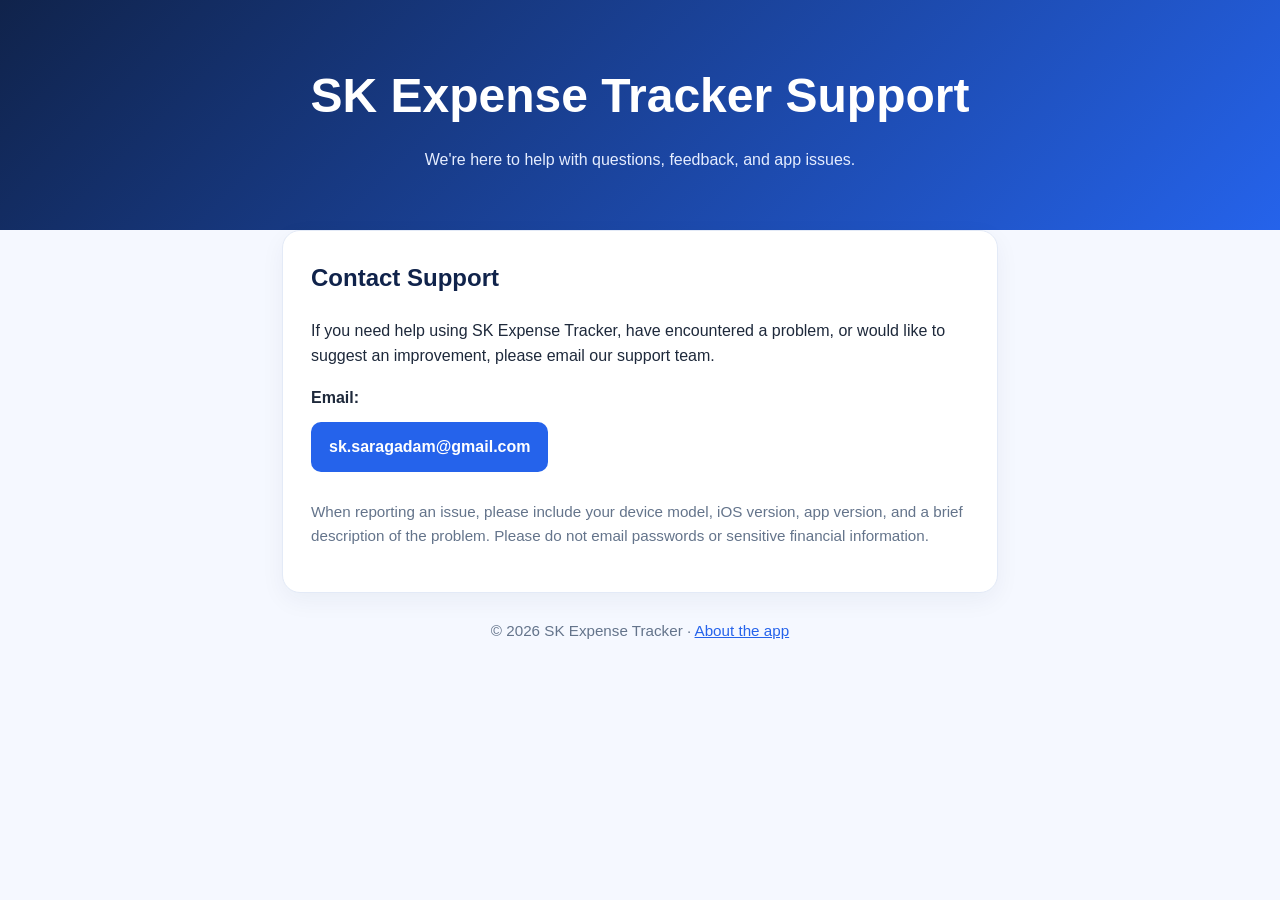
<file: apps/sk-expense-tracker/support.html>
<!doctype html>
<html lang="en">
<head>
<meta charset="utf-8">
<meta name="viewport" content="width=device-width, initial-scale=1">
<meta name="description" content="Get help with SK Expense Tracker. Contact support for app issues, feedback, and feature requests.">
<title>SK Expense Tracker Support</title>
<style>
:root{--blue:#2563eb;--navy:#10234b;--ink:#1e293b;--muted:#64748b;--bg:#f5f8ff}
*{box-sizing:border-box}body{margin:0;font-family:-apple-system,BlinkMacSystemFont,"Segoe UI",sans-serif;color:var(--ink);background:var(--bg);line-height:1.6}
header{background:linear-gradient(135deg,#10234b,#2563eb);color:#fff;padding:58px 22px;text-align:center}
.wrap{max-width:760px;margin:auto;padding:0 22px}h1{font-size:clamp(2rem,5vw,3rem);margin:0 0 12px}header p{margin:0;color:#e5edff}
main{padding:48px 0}.panel{background:#fff;border:1px solid #e3eaf7;border-radius:18px;padding:28px;box-shadow:0 8px 24px rgba(16,35,75,.05)}h2{color:var(--navy);margin-top:0}
.email{display:inline-block;margin:12px 0;padding:12px 18px;border-radius:10px;background:var(--blue);color:#fff;text-decoration:none;font-weight:600}
.small{color:var(--muted);font-size:.95rem}footer{text-align:center;padding:26px;color:var(--muted);font-size:.95rem}a{color:var(--blue)}
</style>
</head>
<body>
<header><div class="wrap"><h1>SK Expense Tracker Support</h1><p>We're here to help with questions, feedback, and app issues.</p></div></header>
<main class="wrap">
<section class="panel">
<h2>Contact Support</h2>
<p>If you need help using SK Expense Tracker, have encountered a problem, or would like to suggest an improvement, please email our support team.</p>
<p><strong>Email:</strong><br><a class="email" href="mailto:sk.saragadam@gmail.com?subject=SK%20Expense%20Tracker%20Support">sk.saragadam@gmail.com</a></p>
<p class="small">When reporting an issue, please include your device model, iOS version, app version, and a brief description of the problem. Please do not email passwords or sensitive financial information.</p>
</section>
</main>
<footer>© 2026 SK Expense Tracker · <a href="marketing.html">About the app</a></footer>
</body>
</html>
</file>
<file: apps/nexokit/styles.css>
*{
margin:0;
padding:0;
box-sizing:border-box;
}

body{
font-family:Arial,Helvetica,sans-serif;
background:#f4f7fb;
color:#333;
line-height:1.7;
}

header{
background:linear-gradient(135deg,#2563EB,#4F46E5);
color:#fff;
padding:60px 20px;
text-align:center;
}

header h1{
font-size:42px;
margin-bottom:10px;
}

header p{
font-size:20px;
opacity:.9;
}

.container{
max-width:900px;
margin:auto;
padding:30px 20px;
}

.card{
background:#fff;
padding:25px;
margin-bottom:25px;
border-radius:16px;
box-shadow:0 10px 30px rgba(0,0,0,.08);
}

.card h2{
color:#2563EB;
margin-bottom:15px;
}

ul{
padding-left:20px;
}

table{
width:100%;
border-collapse:collapse;
margin-top:15px;
}

table th{
background:#2563EB;
color:#fff;
padding:12px;
}

table td{
padding:12px;
border:1px solid #ddd;
}

footer{
padding:30px;
text-align:center;
color:#777;
font-size:14px;
}

@media(max-width:700px){

header h1{
font-size:32px;
}

.card{
padding:18px;
}

}
</file>
